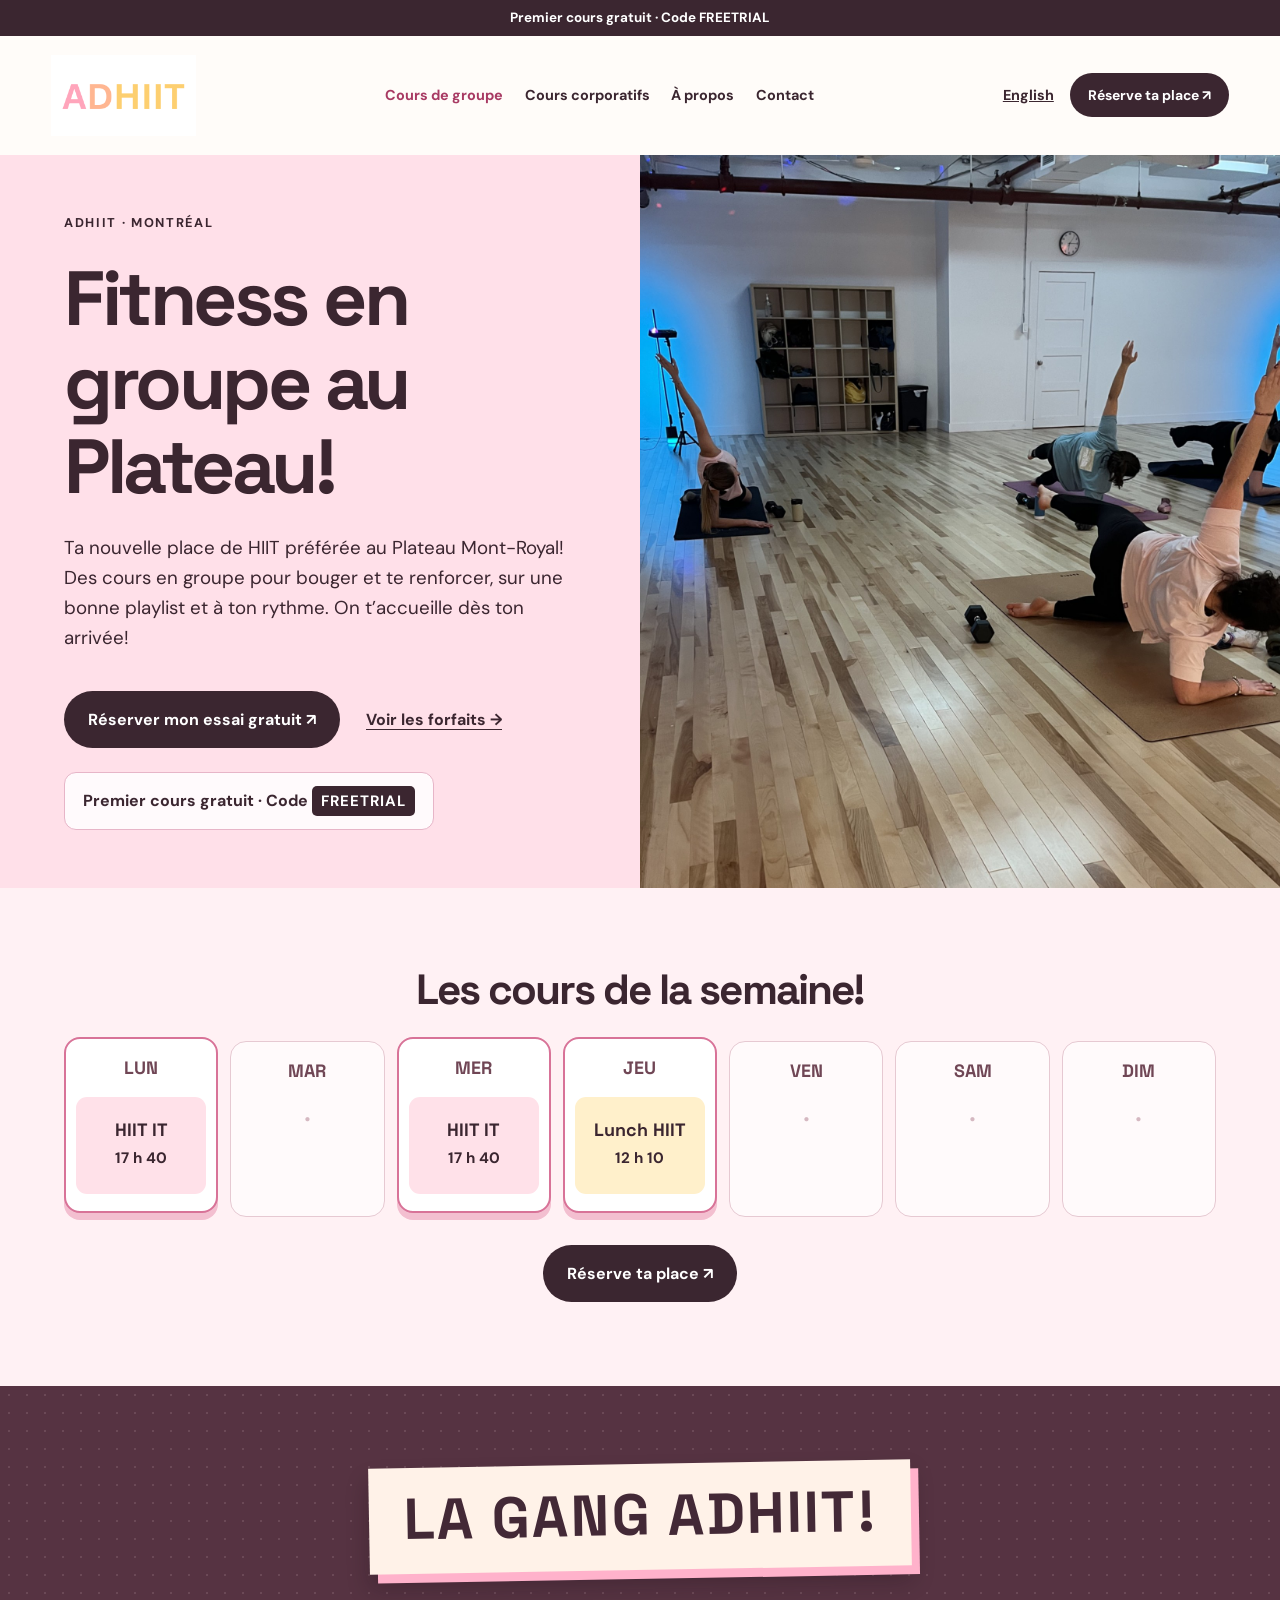
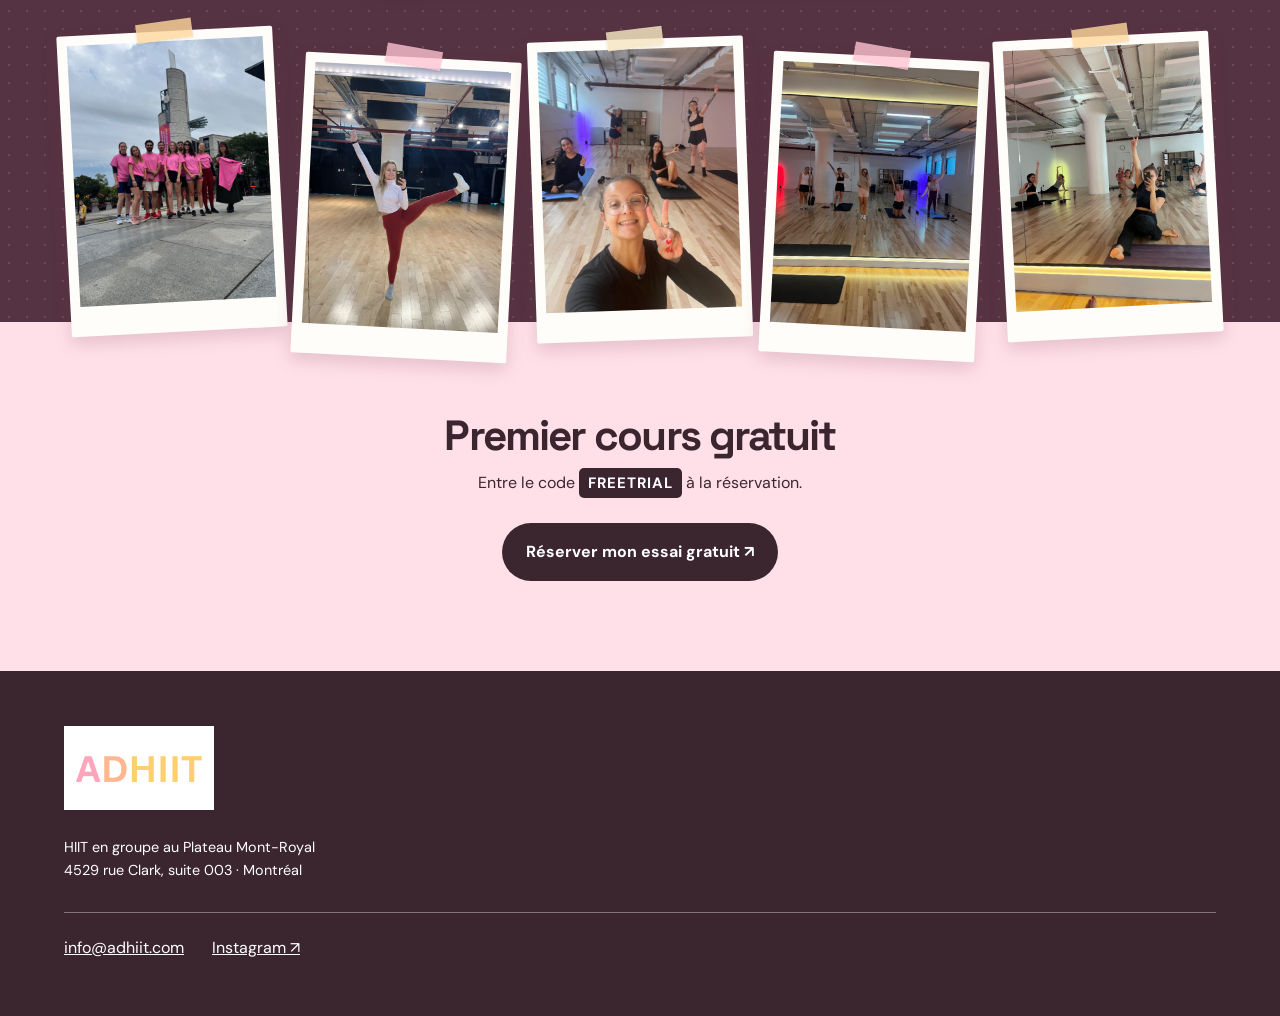
<file: index.html>
<!doctype html><html lang="fr"><head><meta charset="utf-8"><meta name="viewport" content="width=device-width,initial-scale=1"><title>Accueil | ADHIIT · HIIT en groupe au Plateau Mont-Royal</title><meta name="description" content="HIIT en groupe au Plateau Mont-Royal. Premier cours gratuit. Entre le code FREETRIAL à la réservation."><link rel="stylesheet" href="style.css"><link rel="icon" href="data:image/svg+xml,%3Csvg xmlns='http://www.w3.org/2000/svg' viewBox='0 0 64 64'%3E%3Crect width='64' height='64' rx='15' fill='%23ffa3bf'/%3E%3Ctext x='32' y='45' text-anchor='middle' font-family='Arial' font-weight='900' font-size='40' fill='%23362430'%3EA%3C/text%3E%3C/svg%3E"><link rel="alternate" hreflang="en" href="en/index.html"></head><body><div class="banner">Premier cours gratuit · Code FREETRIAL</div><header><a class="logo" href="index.html" aria-label="ADHIIT"><img src="logo.png" alt="ADHIIT"></a><button class="menu-toggle" type="button" aria-expanded="false" aria-controls="site-nav" aria-label="Menu"><span class="menu-icon" aria-hidden="true"><i></i><i></i><i></i></span><span>Menu</span></button><nav id="site-nav" aria-label="Navigation"><a href="index.html" aria-current="page">Cours de groupe</a><a href="corporatif.html">Cours corporatifs</a><a href="a-propos.html">À propos</a><a href="contact.html">Contact</a><a class="menu-account" href="https://adhiit.as.me/" target="_blank" rel="noopener">Mon compte <span class="arrow-glyph arrow-up" aria-hidden="true">↗</span></a><a class="menu-lang" href="en/index.html" lang="en" aria-label="English">English</a></nav><div class="header-right"><a class="lang" href="en/index.html" lang="en" aria-label="English">English</a><a class="head-btn" href="https://adhiit.as.me/" target="_blank" rel="noopener">Réserve ta place <span class="arrow-glyph arrow-up" aria-hidden="true">↗</span></a></div></header><main><section class="hero"><div class="hero-text"><span class="eyebrow">ADHIIT · MONTRÉAL</span><h1>Fitness en groupe au Plateau!</h1><p>Ta nouvelle place de HIIT préférée au Plateau Mont-Royal! Des cours en groupe pour bouger et te renforcer, sur une bonne playlist et à ton rythme. On t’accueille dès ton arrivée!</p><div class="actions"><a class="btn" href="https://adhiit.as.me/" target="_blank" rel="noopener">Réserver mon essai gratuit <span class="arrow-glyph arrow-up" aria-hidden="true">↗</span></a><a class="plain home-hero-pricing" href="https://app.acuityscheduling.com/catalog.php?owner=37245005" target="_blank" rel="noopener">Voir les forfaits →</a></div><div class="trial-callout">Premier cours gratuit · Code <strong>FREETRIAL</strong></div></div><img src="hero-final.jpg" alt="HIIT en groupe au Plateau Mont-Royal"></section><section class="weekly-schedule"><div class="schedule-heading"><h2>Les cours de la semaine!</h2></div><div class="schedule-grid" aria-label="Horaire hebdomadaire"><div class="schedule-day has-class"><span class="day-label">Lun</span><div class="class-card"><span class="class-name">HIIT IT</span><strong>17 h 40</strong></div></div><div class="schedule-day rest-day"><span class="day-label">Mar</span><span class="day-dash" aria-hidden="true">·</span></div><div class="schedule-day has-class"><span class="day-label">Mer</span><div class="class-card"><span class="class-name">HIIT IT</span><strong>17 h 40</strong></div></div><div class="schedule-day has-class"><span class="day-label">Jeu</span><div class="class-card"><span class="class-name">Lunch HIIT</span><strong>12 h 10</strong></div></div><div class="schedule-day rest-day"><span class="day-label">Ven</span><span class="day-dash" aria-hidden="true">·</span></div><div class="schedule-day rest-day"><span class="day-label">Sam</span><span class="day-dash" aria-hidden="true">·</span></div><div class="schedule-day rest-day"><span class="day-label">Dim</span><span class="day-dash" aria-hidden="true">·</span></div></div><a class="btn" href="https://adhiit.as.me/" target="_blank" rel="noopener">Réserve ta place <span class="arrow-glyph arrow-up" aria-hidden="true">↗</span></a></section><section class="photo-board"><div class="board-heading"><h2>LA GANG ADHIIT!</h2></div><div class="board-grid"><figure class="board-photo board-photo-1"><img src="board-1.jpg" alt="Le groupe ADHIIT à Montréal" loading="lazy"></figure><figure class="board-photo board-photo-2"><img src="board-2.jpg" alt="Une coach dans le studio" loading="lazy"></figure><figure class="board-photo board-photo-3"><img src="board-3.jpg" alt="Selfie de groupe après un cours" loading="lazy"></figure><figure class="board-photo board-photo-4"><img src="board-4.jpg" alt="Cours en groupe au studio" loading="lazy"></figure><figure class="board-photo board-photo-5"><img src="board-5.jpg" alt="Membres du groupe sur leurs tapis" loading="lazy"></figure></div></section><section class="home-pricing" aria-labelledby="home-pricing-title"><h2 id="home-pricing-title">Tarifs</h2><div class="home-pricing-list"><div class="home-price"><h3>Premier cours gratuit</h3><strong>0 $</strong><p>Code <b>FREETRIAL</b> à la réservation.</p></div><div class="home-price"><h3>À la carte</h3><ul class="home-pack-list"><li><span>1 cours</span><b>20 $</b></li><li><span>5 cours</span><b>80 $</b></li><li><span>10 cours</span><b>150 $</b></li></ul></div><div class="home-price"><h3>Illimité</h3><strong>85 $ <small>/ mois</small></strong><p>Renouvellement automatique, annulable en tout temps.</p></div></div><p class="home-price-tax">Taxes en sus; montant final indiqué avant le paiement.</p><a class="btn" href="https://app.acuityscheduling.com/catalog.php?owner=37245005" target="_blank" rel="noopener">Abonne-toi <span class="arrow-glyph arrow-up" aria-hidden="true">↗</span></a></section><section class="end"><h2>Premier cours gratuit</h2><p>Entre le code <strong class="code">FREETRIAL</strong> à la réservation.</p><a class="btn" href="https://adhiit.as.me/" target="_blank" rel="noopener">Réserver mon essai gratuit <span class="arrow-glyph arrow-up" aria-hidden="true">↗</span></a></section></main><footer><div><img src="logo.png" alt="ADHIIT"><p>HIIT en groupe au Plateau Mont-Royal<br>4529 rue Clark, suite 003 · Montréal</p></div><div><a href="mailto:info@adhiit.com">info@adhiit.com</a><a href="https://www.instagram.com/adhiit.mtl/" target="_blank" rel="noopener">Instagram ↗</a></div></footer><script src="mobile-menu.js" defer></script></body></html>
</file>
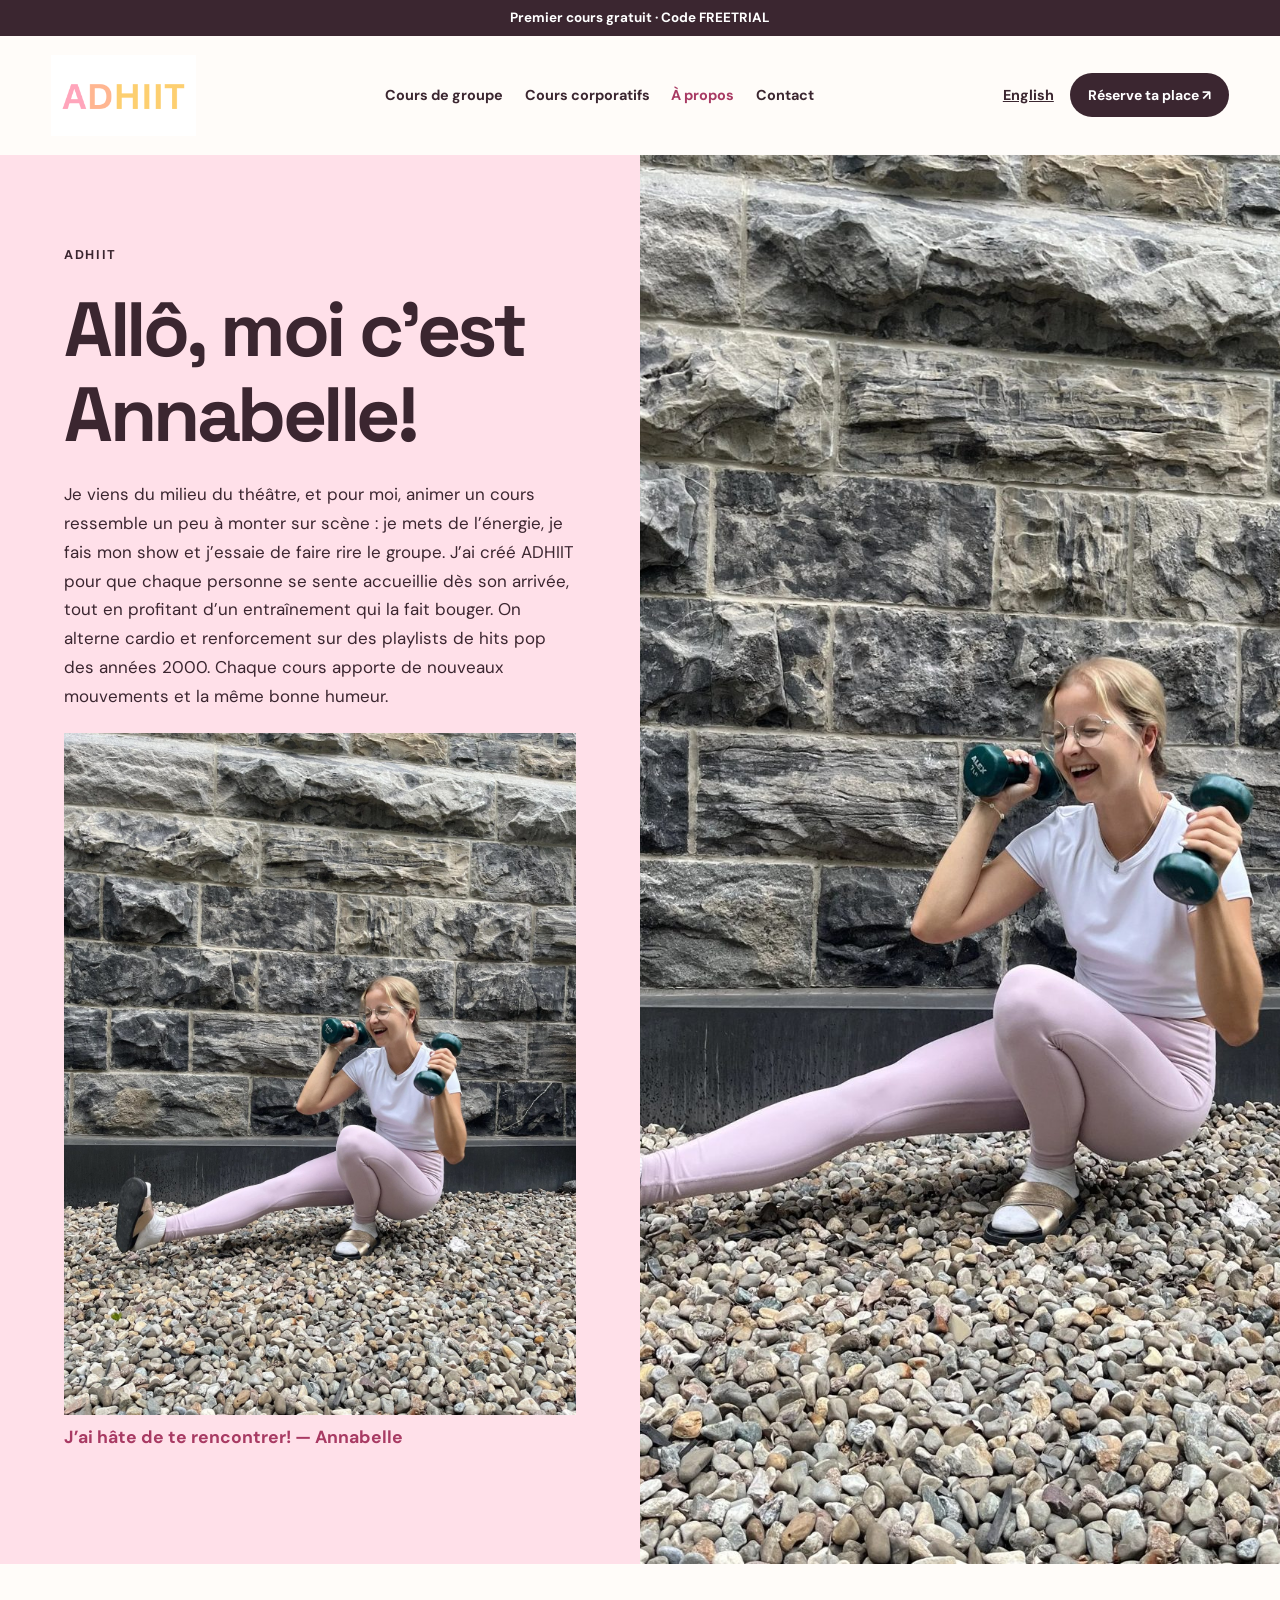
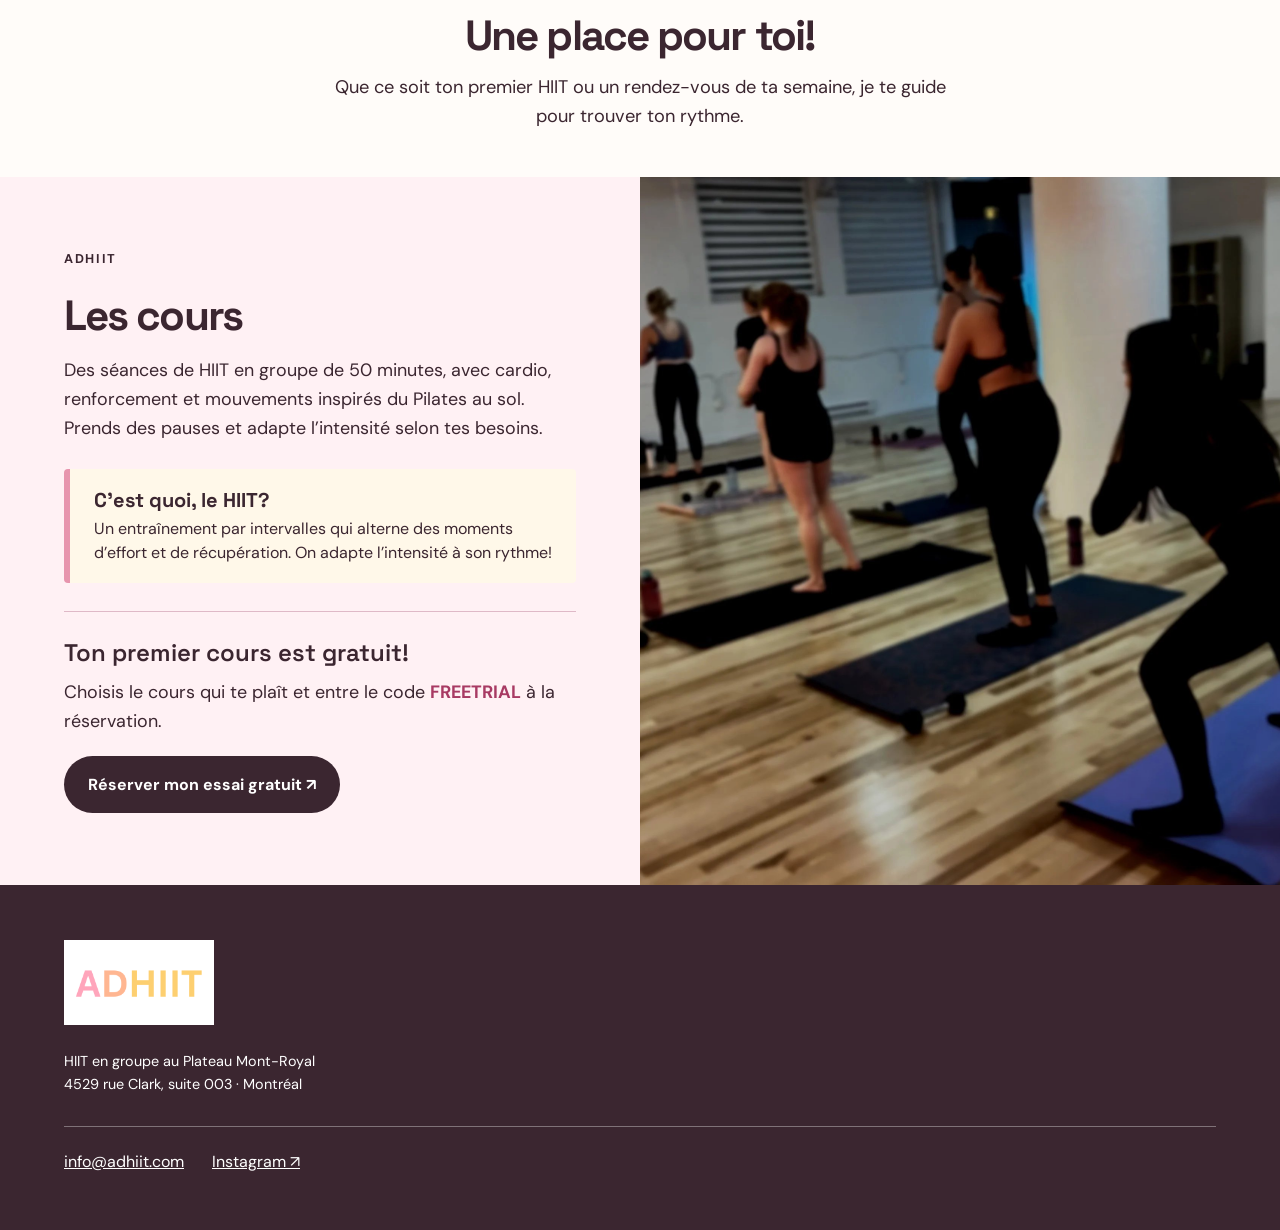
<file: a-propos.html>
<!doctype html><html lang="fr"><head><meta charset="utf-8"><meta name="viewport" content="width=device-width,initial-scale=1"><title>À propos | ADHIIT · HIIT en groupe au Plateau Mont-Royal</title><meta name="description" content="HIIT en groupe au Plateau Mont-Royal. Premier cours gratuit. Entre le code FREETRIAL à la réservation."><link rel="stylesheet" href="style.css"><link rel="icon" href="data:image/svg+xml,%3Csvg xmlns='http://www.w3.org/2000/svg' viewBox='0 0 64 64'%3E%3Crect width='64' height='64' rx='15' fill='%23ffa3bf'/%3E%3Ctext x='32' y='45' text-anchor='middle' font-family='Arial' font-weight='900' font-size='40' fill='%23362430'%3EA%3C/text%3E%3C/svg%3E"><link rel="alternate" hreflang="en" href="en/a-propos.html"></head><body><div class="banner">Premier cours gratuit · Code FREETRIAL</div><header><a class="logo" href="index.html" aria-label="ADHIIT"><img src="logo.png" alt="ADHIIT"></a><button class="menu-toggle" type="button" aria-expanded="false" aria-controls="site-nav" aria-label="Menu"><span class="menu-icon" aria-hidden="true"><i></i><i></i><i></i></span><span>Menu</span></button><nav id="site-nav" aria-label="Navigation"><a href="index.html">Cours de groupe</a><a href="corporatif.html">Cours corporatifs</a><a href="a-propos.html" aria-current="page">À propos</a><a href="contact.html">Contact</a><a class="menu-account" href="https://adhiit.as.me/" target="_blank" rel="noopener">Mon compte <span class="arrow-glyph arrow-up" aria-hidden="true">↗</span></a><a class="menu-lang" href="en/a-propos.html" lang="en" aria-label="English">English</a></nav><div class="header-right"><a class="lang" href="en/a-propos.html" lang="en" aria-label="English">English</a><a class="head-btn" href="https://adhiit.as.me/" target="_blank" rel="noopener">Réserve ta place <span class="arrow-glyph arrow-up" aria-hidden="true">↗</span></a></div></header><main><section class="subhero"><div><span class="eyebrow">ADHIIT</span><h1>Allô, moi c’est Annabelle!</h1><p>Je viens du milieu du théâtre, et pour moi, animer un cours ressemble un peu à monter sur scène : je mets de l’énergie, je fais mon show et j’essaie de faire rire le groupe. J’ai créé ADHIIT pour que chaque personne se sente accueillie dès son arrivée, tout en profitant d’un entraînement qui la fait bouger. On alterne cardio et renforcement sur des playlists de hits pop des années 2000. Chaque cours apporte de nouveaux mouvements et la même bonne humeur.</p><img src="coach.jpg" alt="Annabelle, ADHIIT" class="coach-inline" loading="lazy"><p class="signature">J’ai hâte de te rencontrer! — Annabelle</p></div><img src="coach.jpg" alt="Annabelle, ADHIIT" class="coach"></section><section class="center"><h2>Une place pour toi!</h2><p>Que ce soit ton premier HIIT ou un rendez-vous de ta semaine, je te guide pour trouver ton rythme.</p></section><section id="cours" class="info-classes"><div><span class="eyebrow">ADHIIT</span><h2>Les cours</h2><p>Des séances de HIIT en groupe de 50 minutes, avec cardio, renforcement et mouvements inspirés du Pilates au sol. Prends des pauses et adapte l’intensité selon tes besoins.</p><aside class="hiit-note"><strong>C’est quoi, le HIIT?</strong><span>Un entraînement par intervalles qui alterne des moments d’effort et de récupération. On adapte l’intensité à son rythme!</span></aside><div class="info-class-cta"><h3>Ton premier cours est gratuit!</h3><p>Choisis le cours qui te plaît et entre le code <strong>FREETRIAL</strong> à la réservation.</p><a class="btn" href="https://adhiit.as.me/" target="_blank" rel="noopener">Réserver mon essai gratuit <span class="arrow-glyph arrow-up" aria-hidden="true">↗</span></a></div></div><img src="class.jpg" alt="HIIT en groupe au Plateau Mont-Royal"></section></main><footer><div><img src="logo.png" alt="ADHIIT"><p>HIIT en groupe au Plateau Mont-Royal<br>4529 rue Clark, suite 003 · Montréal</p></div><div><a href="mailto:info@adhiit.com">info@adhiit.com</a><a href="https://www.instagram.com/adhiit.mtl/" target="_blank" rel="noopener">Instagram ↗</a></div></footer><script src="mobile-menu.js" defer></script></body></html>
</file>
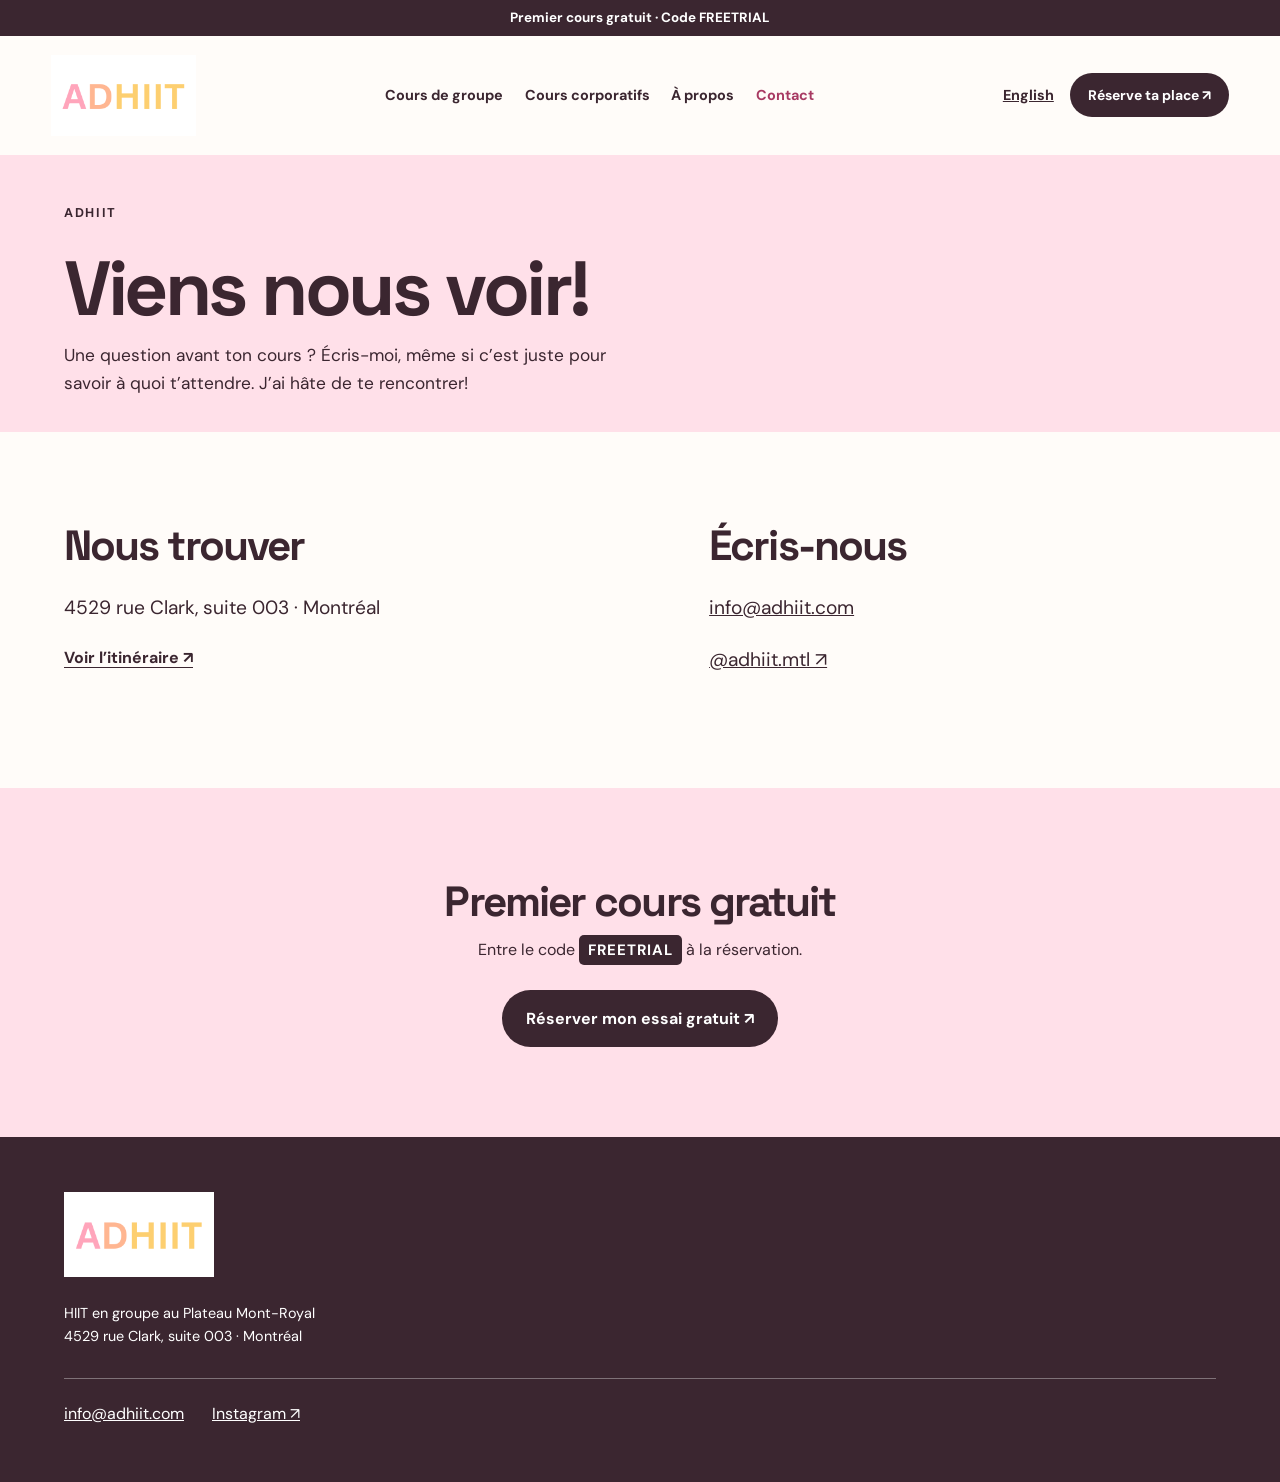
<file: contact.html>
<!doctype html><html lang="fr"><head><meta charset="utf-8"><meta name="viewport" content="width=device-width,initial-scale=1"><title>Contact | ADHIIT · HIIT en groupe au Plateau Mont-Royal</title><meta name="description" content="HIIT en groupe au Plateau Mont-Royal. Premier cours gratuit. Entre le code FREETRIAL à la réservation."><link rel="stylesheet" href="style.css"><link rel="icon" href="data:image/svg+xml,%3Csvg xmlns='http://www.w3.org/2000/svg' viewBox='0 0 64 64'%3E%3Crect width='64' height='64' rx='15' fill='%23ffa3bf'/%3E%3Ctext x='32' y='45' text-anchor='middle' font-family='Arial' font-weight='900' font-size='40' fill='%23362430'%3EA%3C/text%3E%3C/svg%3E"><link rel="alternate" hreflang="en" href="en/contact.html"></head><body><div class="banner">Premier cours gratuit · Code FREETRIAL</div><header><a class="logo" href="index.html" aria-label="ADHIIT"><img src="logo.png" alt="ADHIIT"></a><button class="menu-toggle" type="button" aria-expanded="false" aria-controls="site-nav" aria-label="Menu"><span class="menu-icon" aria-hidden="true"><i></i><i></i><i></i></span><span>Menu</span></button><nav id="site-nav" aria-label="Navigation"><a href="index.html">Cours de groupe</a><a href="corporatif.html">Cours corporatifs</a><a href="a-propos.html">À propos</a><a href="contact.html" aria-current="page">Contact</a><a class="menu-account" href="https://adhiit.as.me/" target="_blank" rel="noopener">Mon compte <span class="arrow-glyph arrow-up" aria-hidden="true">↗</span></a><a class="menu-lang" href="en/contact.html" lang="en" aria-label="English">English</a></nav><div class="header-right"><a class="lang" href="en/contact.html" lang="en" aria-label="English">English</a><a class="head-btn" href="https://adhiit.as.me/" target="_blank" rel="noopener">Réserve ta place <span class="arrow-glyph arrow-up" aria-hidden="true">↗</span></a></div></header><main><section class="title"><span class="eyebrow">ADHIIT</span><h1>Viens nous voir!</h1><p>Une question avant ton cours ? Écris-moi, même si c’est juste pour savoir à quoi t’attendre. J’ai hâte de te rencontrer!</p></section><section class="contact"><div><h2>Nous trouver</h2><p>4529 rue Clark, suite 003 · Montréal</p><a class="plain" href="https://maps.google.com/?q=4529+Rue+Clark+Montreal" target="_blank" rel="noopener">Voir l’itinéraire ↗</a></div><div><h2>Écris-nous</h2><p><a href="mailto:info@adhiit.com">info@adhiit.com</a></p><p><a href="https://www.instagram.com/adhiit.mtl/" target="_blank" rel="noopener">@adhiit.mtl ↗</a></p></div></section><section class="end"><h2>Premier cours gratuit</h2><p>Entre le code <strong class="code">FREETRIAL</strong> à la réservation.</p><a class="btn" href="https://adhiit.as.me/" target="_blank" rel="noopener">Réserver mon essai gratuit <span class="arrow-glyph arrow-up" aria-hidden="true">↗</span></a></section></main><footer><div><img src="logo.png" alt="ADHIIT"><p>HIIT en groupe au Plateau Mont-Royal<br>4529 rue Clark, suite 003 · Montréal</p></div><div><a href="mailto:info@adhiit.com">info@adhiit.com</a><a href="https://www.instagram.com/adhiit.mtl/" target="_blank" rel="noopener">Instagram ↗</a></div></footer><script src="mobile-menu.js" defer></script></body></html>
</file>
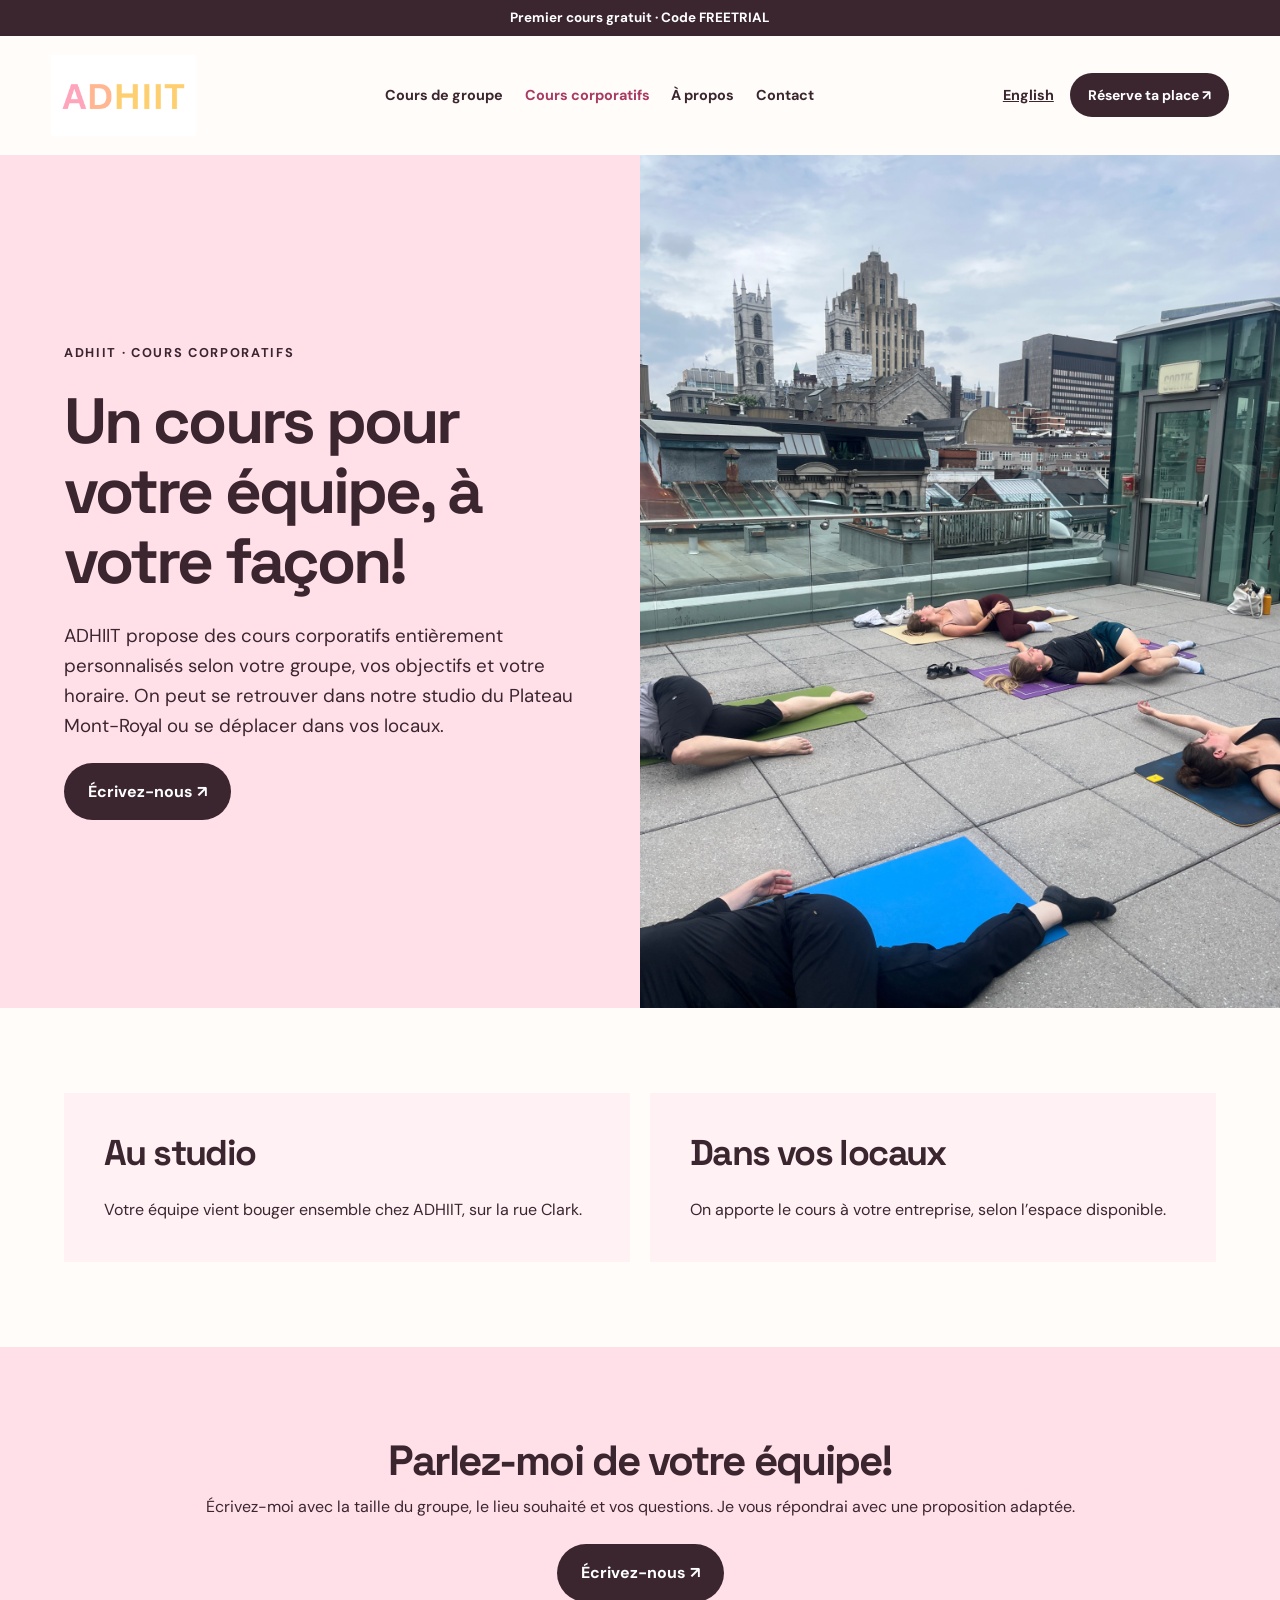
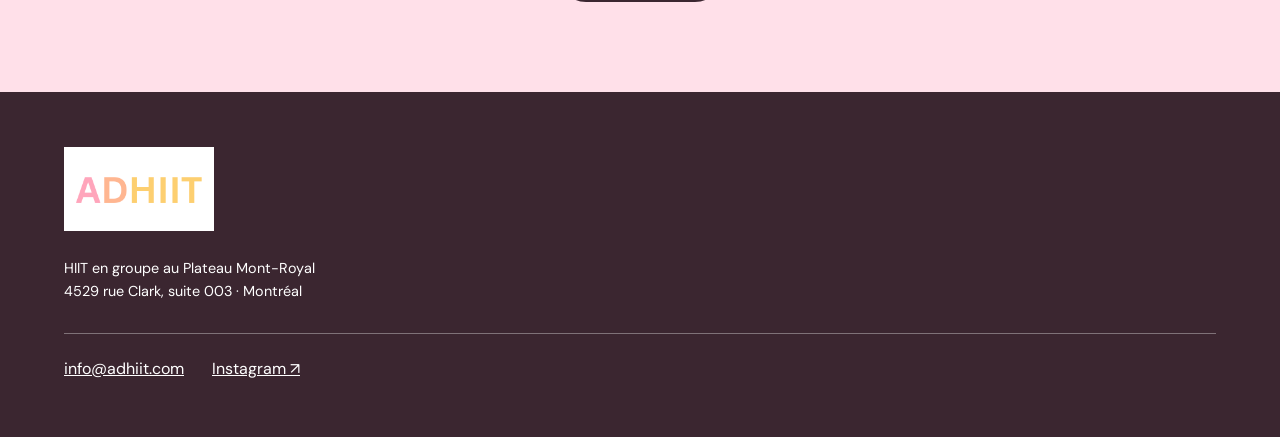
<file: corporatif.html>
<!doctype html><html lang="fr"><head><meta charset="utf-8"><meta name="viewport" content="width=device-width,initial-scale=1"><title>Cours corporatifs | ADHIIT · HIIT en groupe au Plateau Mont-Royal</title><meta name="description" content="HIIT en groupe au Plateau Mont-Royal. Premier cours gratuit. Entre le code FREETRIAL à la réservation."><link rel="stylesheet" href="style.css"><link rel="icon" href="data:image/svg+xml,%3Csvg xmlns='http://www.w3.org/2000/svg' viewBox='0 0 64 64'%3E%3Crect width='64' height='64' rx='15' fill='%23ffa3bf'/%3E%3Ctext x='32' y='45' text-anchor='middle' font-family='Arial' font-weight='900' font-size='40' fill='%23362430'%3EA%3C/text%3E%3C/svg%3E"><link rel="alternate" hreflang="en" href="en/corporatif.html"></head><body><div class="banner">Premier cours gratuit · Code FREETRIAL</div><header><a class="logo" href="index.html" aria-label="ADHIIT"><img src="logo.png" alt="ADHIIT"></a><button class="menu-toggle" type="button" aria-expanded="false" aria-controls="site-nav" aria-label="Menu"><span class="menu-icon" aria-hidden="true"><i></i><i></i><i></i></span><span>Menu</span></button><nav id="site-nav" aria-label="Navigation"><a href="index.html">Cours de groupe</a><a href="corporatif.html" aria-current="page">Cours corporatifs</a><a href="a-propos.html">À propos</a><a href="contact.html">Contact</a><a class="menu-account" href="https://adhiit.as.me/" target="_blank" rel="noopener">Mon compte <span class="arrow-glyph arrow-up" aria-hidden="true">↗</span></a><a class="menu-lang" href="en/corporatif.html" lang="en" aria-label="English">English</a></nav><div class="header-right"><a class="lang" href="en/corporatif.html" lang="en" aria-label="English">English</a><a class="head-btn" href="https://adhiit.as.me/" target="_blank" rel="noopener">Réserve ta place <span class="arrow-glyph arrow-up" aria-hidden="true">↗</span></a></div></header><main><section class="subhero corporate-hero"><div><span class="eyebrow">ADHIIT · Cours corporatifs</span><h1>Un cours pour votre équipe, à votre façon!</h1><p>ADHIIT propose des cours corporatifs entièrement personnalisés selon votre groupe, vos objectifs et votre horaire. On peut se retrouver dans notre studio du Plateau Mont-Royal ou se déplacer dans vos locaux.</p><a class="btn" href="mailto:info@adhiit.com?subject=Demande%20de%20cours%20corporatif%20ADHIIT">Écrivez-nous <span class="arrow-glyph arrow-up" aria-hidden="true">↗</span></a></div><img src="corporate.jpg" alt="Cours corporatifs ADHIIT"></section><section class="corporate-options"><div><h2>Au studio</h2><p>Votre équipe vient bouger ensemble chez ADHIIT, sur la rue Clark.</p></div><div><h2>Dans vos locaux</h2><p>On apporte le cours à votre entreprise, selon l’espace disponible.</p></div></section><section class="end"><h2>Parlez-moi de votre équipe!</h2><p>Écrivez-moi avec la taille du groupe, le lieu souhaité et vos questions. Je vous répondrai avec une proposition adaptée.</p><a class="btn" href="mailto:info@adhiit.com?subject=Demande%20de%20cours%20corporatif%20ADHIIT">Écrivez-nous <span class="arrow-glyph arrow-up" aria-hidden="true">↗</span></a></section></main><footer><div><img src="logo.png" alt="ADHIIT"><p>HIIT en groupe au Plateau Mont-Royal<br>4529 rue Clark, suite 003 · Montréal</p></div><div><a href="mailto:info@adhiit.com">info@adhiit.com</a><a href="https://www.instagram.com/adhiit.mtl/" target="_blank" rel="noopener">Instagram ↗</a></div></footer><script src="mobile-menu.js" defer></script></body></html>
</file>
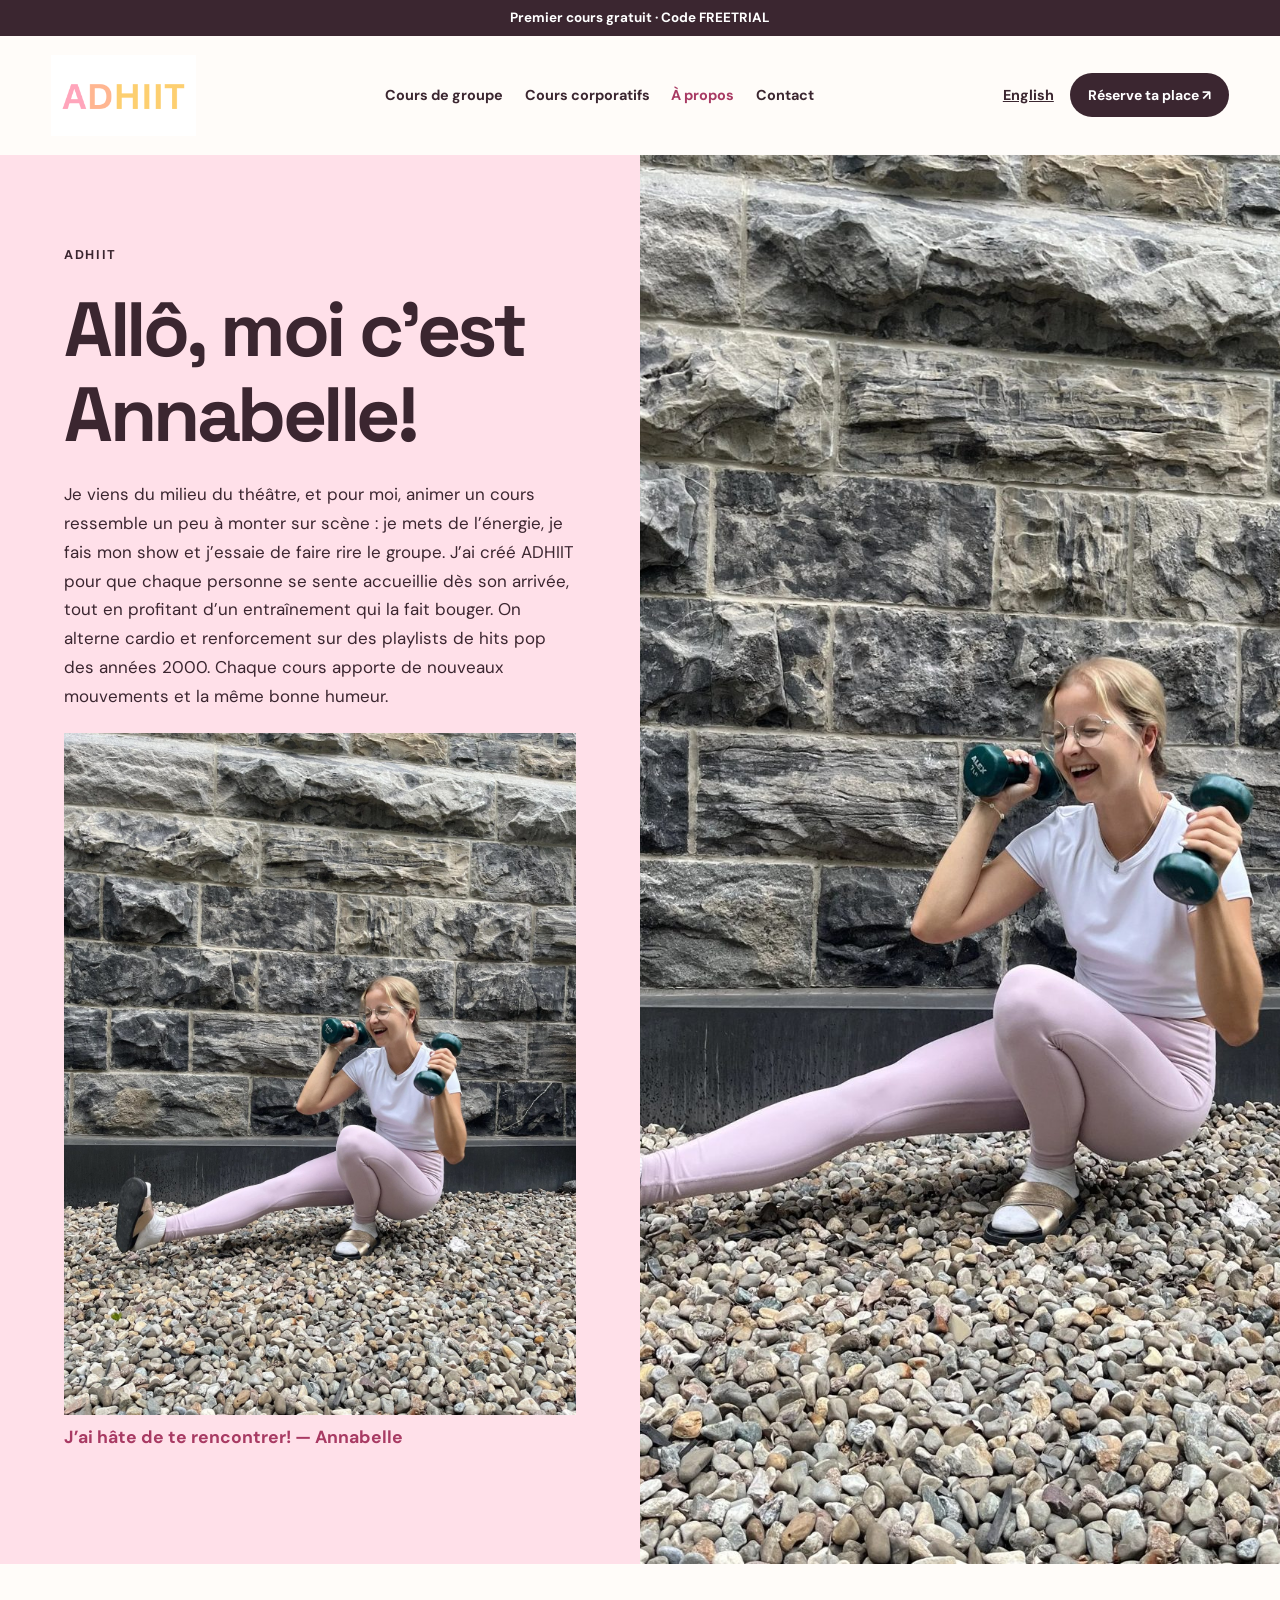
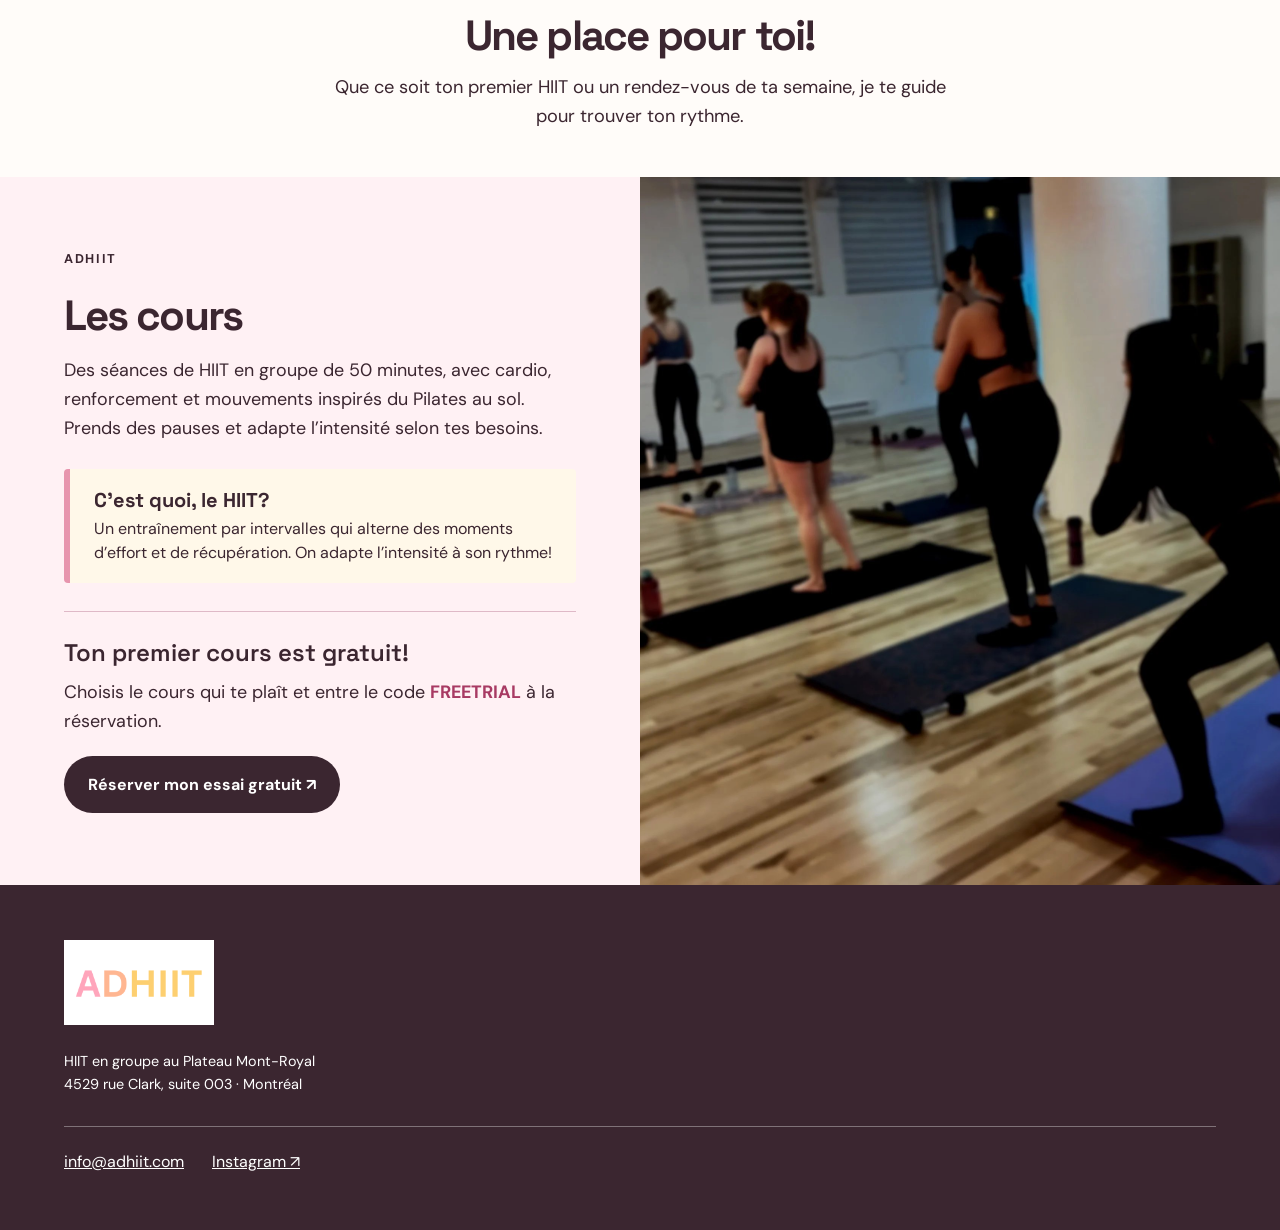
<file: cours.html>
<!doctype html><html lang="fr"><head><meta charset="utf-8"><meta http-equiv="refresh" content="0;url=a-propos.html#cours"><title>ADHIIT</title></head><body><a href="a-propos.html#cours">Info · ADHIIT</a></body></html>
</file>
<file: style.css>
@import url('https://fonts.googleapis.com/css2?family=DM+Sans:wght@400;500;600;700&family=Space+Grotesk:wght@500;600;700&display=swap');
:root{--pink:#ffe0e9;--pink-dark:#d85e8a;--ink:#3b2630;--white:#fffcf9}*{box-sizing:border-box}html{scroll-behavior:smooth}body{margin:0;color:var(--ink);background:var(--white);font:16px/1.6 'DM Sans',sans-serif}h1,h2{font-family:'Space Grotesk',sans-serif;line-height:1.1;letter-spacing:-.045em;margin:0 0 24px}h1{font-size:clamp(3rem,6vw,6.2rem)}h2{font-size:clamp(2rem,3.3vw,3.4rem)}p{margin:0 0 22px}a{color:inherit}a:focus-visible,summary:focus-visible{outline:3px solid var(--pink-dark);outline-offset:4px}.banner{text-align:center;background:var(--ink);color:white;font-size:.84rem;font-weight:700;padding:7px 16px}header{display:flex;align-items:center;justify-content:space-between;gap:30px;padding:19px max(4vw,calc((100vw - 1440px)/2));background:var(--white)}.logo img{width:145px;display:block}nav{display:flex;align-items:center;gap:clamp(12px,1.7vw,30px)}nav a{text-decoration:none;font-size:.9rem;font-weight:700;white-space:nowrap}nav a[aria-current],nav a:hover{color:#a83a63}.header-right{display:flex;gap:16px;align-items:center;white-space:nowrap}.lang{font-weight:700;font-size:.9rem}.head-btn,.btn{background:var(--ink);color:white;border-radius:50px;text-decoration:none;font-weight:700;display:inline-block}.head-btn{padding:11px 18px;font-size:.87rem}.btn{padding:16px 24px}.head-btn:hover,.btn:hover{background:#714153}.plain{font-weight:700;text-underline-offset:4px}.eyebrow{font-size:.8rem;font-weight:700;letter-spacing:.13em;text-transform:uppercase;display:block;margin-bottom:22px}.hero,.subhero{display:grid;grid-template-columns:1fr 1fr;background:var(--pink);min-height:590px}.hero-text,.subhero>div{padding:clamp(65px,7vw,110px) 5vw clamp(65px,7vw,110px) max(5vw,calc((100vw - 1440px)/2));display:flex;flex-direction:column;align-items:flex-start;justify-content:center}.hero p,.subhero p{max-width:520px;font-size:1.17rem}.hero img,.subhero img{width:100%;height:100%;min-height:520px;object-fit:cover;display:block}.subhero .coach{object-position:center 35%}.actions{display:flex;align-items:center;gap:26px;flex-wrap:wrap;margin-top:16px}.split{display:grid;grid-template-columns:1fr 1fr;gap:12%;padding:100px max(5vw,calc((100vw - 1440px)/2))}.split p{font-size:1.35rem;max-width:590px}.light,.center,.title,.price-wrap,.corporate,.faqs,.contact{padding:90px max(5vw,calc((100vw - 1440px)/2))}.light{background:#fff1f4}.light h2{max-width:700px}.steps{display:grid;grid-template-columns:repeat(3,1fr);gap:25px;margin-top:40px}.steps p{padding:25px 0;border-top:1px solid #a78490;font-size:1.12rem}.steps b{display:block;color:#b14871;margin-bottom:18px}.end{text-align:center;background:var(--pink);padding:90px 20px}.end h2{margin-bottom:10px}.end p{margin-bottom:25px}.center{text-align:center}.center p{max-width:620px;margin:0 auto 27px;font-size:1.14rem}.title{background:var(--pink);padding-top:90px;padding-bottom:78px}.title p{font-size:1.2rem;max-width:590px;margin-bottom:0}.price-grid{display:grid;grid-template-columns:repeat(3,1fr);gap:18px}.price{border:1px solid #dfd0d5;padding:32px;min-height:240px}.price.highlight{background:var(--pink);border:0}.price h2{font-size:1.55rem;letter-spacing:-.03em;margin-bottom:30px}.price strong{display:block;font:700 3.2rem/1 'Space Grotesk';letter-spacing:-.05em;margin-bottom:8px}.price span{display:block;margin-bottom:15px}.price p{font-size:.94rem}.price .btn{font-size:.85rem;padding:11px 17px}.price-note{font-size:.88rem;margin:26px 0}.corporate{background:#fff1f4}.faqs{max-width:1100px;margin:auto}.faqs details{border-bottom:1px solid #c7adb7;padding:22px 0}.faqs details:first-child{border-top:1px solid #c7adb7}.faqs summary{font:600 1.25rem/1.4 'Space Grotesk';cursor:pointer}.faqs details p{margin:20px 0 0}.contact{display:grid;grid-template-columns:1fr 1fr;gap:12%}.contact p{font-size:1.2rem}footer{background:var(--ink);color:white;display:flex;justify-content:space-between;gap:40px;padding:55px max(5vw,calc((100vw - 1440px)/2))}footer img{width:150px}footer p{font-size:.9rem;margin:18px 0 0}footer a{display:block;margin-bottom:12px}@media(max-width:1050px){header{flex-wrap:wrap;gap:10px 20px}nav{order:3;width:100%;overflow-x:auto;padding-bottom:6px}.hero,.subhero{min-height:0}.hero-text,.subhero>div{padding:60px 5vw}.hero img,.subhero img{min-height:420px}}@media(max-width:700px){header{padding:16px 20px}.logo img{width:120px}.header-right{gap:12px}.head-btn{padding:9px 12px}.hero,.subhero,.split,.contact{grid-template-columns:1fr}.hero-text,.subhero>div{padding:65px 24px}.hero img,.subhero img{height:350px;min-height:0}.split,.light,.center,.title,.price-wrap,.corporate,.faqs,.contact{padding:65px 24px}.steps,.price-grid{grid-template-columns:1fr}.steps{gap:0}.steps p{margin:0}.price{min-height:0}.contact{gap:42px}footer{padding:50px 24px;flex-direction:column}h1{font-size:clamp(2.9rem,11vw,4.5rem)}}@media(prefers-reduced-motion:reduce){html{scroll-behavior:auto}}
.trial-callout{margin-top:24px;background:#fffafc;border:1px solid #e7b5c8;padding:13px 18px;border-radius:12px;font-weight:700}.trial-callout strong,.code{display:inline-block;background:var(--ink);color:#fff;padding:3px 9px;border-radius:5px;letter-spacing:.07em;font-size:.94em}.subhero>div p{max-width:590px}.subhero:has(.coach)>div p{font-size:1.06rem;line-height:1.7}
.info-classes{display:grid;grid-template-columns:1fr 1fr;background:#fff1f4;align-items:stretch}.info-classes>div{padding:90px 5vw 90px max(5vw,calc((100vw - 1440px)/2))}.info-classes p{max-width:590px;font-size:1.12rem}.info-classes h3{font:600 1.5rem/1.25 'Space Grotesk',sans-serif;margin:32px 0 12px}.info-classes img{width:100%;height:100%;min-height:500px;object-fit:cover}@media(max-width:700px){.info-classes{grid-template-columns:1fr}.info-classes>div{padding:65px 24px}.info-classes img{height:350px;min-height:0}}
.info-classes{display:grid;grid-template-columns:1fr 1fr;background:#fff1f4;align-items:stretch}.info-classes>div{padding:90px 5vw 90px max(5vw,calc((100vw - 1440px)/2))}.info-classes p{max-width:590px;font-size:1.12rem}.info-classes h3{font:600 1.5rem/1.25 'Space Grotesk',sans-serif;margin:32px 0 12px}.info-classes img{width:100%;height:100%;min-height:500px;object-fit:cover}@media(max-width:700px){.info-classes{grid-template-columns:1fr}.info-classes>div{padding:65px 24px}.info-classes img{height:350px;min-height:0}}
.signature{font-weight:700;color:#a83a63;font-size:1.1rem!important;margin-top:8px}.hero img{object-position:center 40%}
/* A clearer path from first visit to first class. */
.light .steps{gap:16px;margin-top:34px}.light .steps p{background:#fff;min-height:175px;padding:30px 26px;border:1px solid #e8c7d4;border-radius:14px;box-shadow:0 5px 0 #f4cfdd;font-weight:600}.light .steps b{font:700 2.5rem/1 'Space Grotesk',sans-serif;color:#a83a63;margin-bottom:25px}.corporate-hero h1{font-size:clamp(2.8rem,5vw,5.6rem)}.corporate-options{display:grid;grid-template-columns:1fr 1fr;gap:20px;padding:85px max(5vw,calc((100vw - 1440px)/2))}.corporate-options>div{background:#fff1f4;padding:40px}.corporate-options h2{font-size:clamp(1.8rem,2.8vw,2.8rem)}.corporate-options p{max-width:480px;margin-bottom:0}@media(max-width:700px){.light .steps{gap:15px}.light .steps p{min-height:0}.corporate-options{grid-template-columns:1fr;padding:65px 24px}.corporate-options>div{padding:30px}}
/* Shorter homepage hero; keep the people in the upper part of the portrait visible. */
.hero{min-height:500px}.hero .hero-text{padding-top:58px;padding-bottom:58px}.hero img{min-height:450px;object-position:center 20%}@media(max-width:1050px){.hero img{min-height:410px}}@media(max-width:700px){.hero .hero-text{padding-top:50px;padding-bottom:48px}.hero img{height:320px;min-height:0;object-position:center 20%}}
.pricing-layout{max-width:1180px;margin:auto;padding:70px 30px 90px}.pricing-area{border:1px solid #e8cad4;background:#fff;border-radius:16px;padding:36px;margin-bottom:18px}.pricing-area h2{font-size:clamp(2rem,3vw,3rem);margin-bottom:12px}.pricing-area .eyebrow{color:#a83a63;margin-bottom:12px}.pricing-area.trial,.pricing-area.unlimited{display:flex;align-items:center;justify-content:space-between;gap:36px}.pricing-area.trial{background:#fff1f4}.pricing-area.unlimited{background:#fff7e7}.pricing-area .area-action{display:flex;flex-direction:column;align-items:flex-start;gap:18px;min-width:225px}.pricing-area .area-action>strong{font:700 clamp(2.8rem,4vw,4rem)/1 'Space Grotesk',sans-serif;letter-spacing:-.05em}.pricing-area small{font:600 .96rem/1.3 'DM Sans',sans-serif;letter-spacing:0;white-space:nowrap}.price-row{border-top:1px solid #e8cad4;padding:20px 0;display:flex;align-items:center;justify-content:space-between;gap:20px;font-size:1.2rem}.price-row strong{font:700 1.7rem 'Space Grotesk',sans-serif;white-space:nowrap}.price-row small{font-size:.85rem}.pricing-area:not(.trial):not(.unlimited)>.btn{margin-top:15px}.pricing-layout>.price-note{margin:25px 4px 0}@media(max-width:700px){.pricing-layout{padding:55px 20px 70px}.pricing-area{padding:26px}.pricing-area.trial,.pricing-area.unlimited{display:block}.pricing-area .area-action{margin-top:26px}.price-row strong{font-size:1.4rem}}
/* Pricing actions read from the left edge in each area. */
.pricing-area.trial,.pricing-area.unlimited{display:block}.pricing-area .area-action{margin-top:25px;align-items:flex-start}.pricing-area .area-header h2{margin-bottom:25px}.pricing-area:not(.trial):not(.unlimited)>.btn{margin-top:18px}
/* Contact links finish the footer. */
footer{display:flex;flex-direction:column;gap:30px}footer>div:last-child{border-top:1px solid rgba(255,255,255,.35);padding-top:22px;display:flex;gap:28px;flex-wrap:wrap}footer>div:last-child a{margin:0}
/* A relaxed photo board with varied moments from the studio. */
.photo-board{padding:78px max(5vw,calc((100vw - 1440px)/2)) 95px;background:#e9d0aa;background-image:repeating-linear-gradient(35deg,rgba(255,255,255,.07) 0 2px,transparent 2px 12px)}.board-heading{text-align:center}.board-heading h2{margin-bottom:38px}.board-grid{display:grid;grid-template-columns:repeat(5,minmax(0,1fr));gap:18px;align-items:start}.board-photo{margin:0;background:#fffdf9;padding:10px 10px 30px;box-shadow:0 8px 18px rgba(55,35,39,.2);transform:rotate(-3deg)}.board-photo:nth-child(2){transform:rotate(3deg);margin-top:26px}.board-photo:nth-child(3){transform:rotate(-2deg);margin-top:8px}.board-photo:nth-child(4){transform:rotate(3deg);margin-top:25px}.board-photo:nth-child(5){transform:rotate(-3deg);margin-top:5px}.board-photo img{display:block;width:100%;aspect-ratio:3/4;object-fit:cover}.board-photo-1 img{object-position:center 42%}.board-photo-2 img{object-position:center 40%}
/* Place every pricing decision at the right edge of its area. */
.pricing-area.trial,.pricing-area.unlimited{display:flex;align-items:center;justify-content:space-between}.pricing-area .area-action{align-items:flex-end;text-align:right;margin-top:0}.pricing-area:not(.trial):not(.unlimited)>.btn{display:table;margin:18px 0 0 auto}@media(max-width:900px){.board-grid{grid-template-columns:repeat(3,minmax(0,1fr));row-gap:25px}}@media(max-width:700px){.photo-board{padding:65px 24px 75px}.board-grid{grid-template-columns:repeat(2,minmax(0,1fr));gap:14px}.board-photo{padding:7px 7px 20px}.board-photo:nth-child(n){margin-top:0}.board-photo:nth-child(2n){margin-top:20px}.pricing-area.trial,.pricing-area.unlimited{display:block}.pricing-area .area-action{align-items:flex-end;margin-top:26px}.pricing-area:not(.trial):not(.unlimited)>.btn{margin-left:auto}}
/* ADHIIT pastel scrapbook palette. */
.photo-board{background:#ffdfe9;background-image:repeating-linear-gradient(35deg,rgba(255,255,255,.18) 0 2px,transparent 2px 14px)}.board-heading{margin-bottom:44px}.board-heading h2{display:inline-block;background:#fffaf3;color:#a63e6b;font:700 clamp(3.5rem,7vw,6rem)/1 'Caveat',cursive;letter-spacing:-.025em;padding:16px 48px 20px;margin:0;transform:rotate(-2deg);box-shadow:8px 9px 0 #ffd275,0 14px 22px rgba(75,35,50,.12)}.board-photo{box-shadow:0 7px 17px rgba(110,55,75,.19)}.hiit-note{background:#fff8e7;border-left:5px solid #eaa0b8;border-radius:10px;padding:20px 24px;margin:30px 0 18px;max-width:560px;box-shadow:3px 4px 0 #f8d6df}.hiit-note strong{display:block;font:700 1.25rem 'Space Grotesk',sans-serif;margin-bottom:6px}.hiit-note span{display:block;line-height:1.5}@media(max-width:700px){.board-heading h2{padding:12px 25px 15px}.board-heading{margin-bottom:36px}}
@media(min-width:900px){.hiit-note{width:min(48%,290px);float:right;margin:2px 0 25px 24px;transform:rotate(2deg)}.info-classes h3{clear:both}}

/* Darker photo board and a clean uppercase title. */
.photo-board{background:#563342;background-image:repeating-linear-gradient(35deg,rgba(255,255,255,.035) 0 2px,transparent 2px 14px)}.board-heading .eyebrow{color:#fff4ef}.board-heading h2{font:700 clamp(2.3rem,4.5vw,4.4rem)/1.08 'Space Grotesk',sans-serif;letter-spacing:.035em;text-transform:uppercase;color:#432936;background:#fff2e8;transform:rotate(-1deg);padding:20px 35px 24px;box-shadow:8px 9px 0 #ffb2cb,0 14px 22px rgba(22,10,18,.27)}
/* Wide note aligned with the class copy. */
.hiit-note{float:none;width:100%;max-width:590px;margin:28px 0 32px;transform:none;border-radius:4px;border-left:6px solid #e795ad;background:#fff8e9;box-shadow:none;padding:18px 24px}.hiit-note strong{margin-bottom:4px}@media(min-width:900px){.hiit-note{float:none;width:100%;max-width:590px;margin:28px 0 32px;transform:none}}
/* A few personal scrapbook details around real studio moments. */
.photo-board{background-color:#563342;background-image:radial-gradient(rgba(255,230,235,.12) 1px,transparent 1px);background-size:18px 18px}.board-heading{margin-bottom:34px}.board-note{display:table;margin:22px auto 0;padding:8px 16px;color:#4c3040;background:#fff7ef;box-shadow:3px 4px 0 #eeb5c6;font:600 clamp(1.1rem,2vw,1.5rem)/1.3 'Caveat',cursive;transform:rotate(1deg)}.board-photo{position:relative;border-radius:2px}.board-photo:before{content:'';position:absolute;width:56px;height:19px;background:rgba(255,216,157,.8);top:-10px;left:calc(50% - 28px);transform:rotate(-5deg);box-shadow:0 1px 3px rgba(30,15,20,.1);z-index:1}.board-photo:nth-child(even):before{transform:rotate(7deg);background:rgba(255,196,211,.78)}.board-photo:nth-child(3):before{background:rgba(246,231,194,.82)}
/* Let the photo prints spill gently into the next section. */
.photo-board{padding-bottom:28px}.board-grid{position:relative;z-index:2;transform:translateY(64px);margin-top:-38px}.photo-board + .end{padding-top:120px}@media(max-width:700px){.photo-board{padding-bottom:20px}.board-grid{transform:translateY(42px);margin-top:-20px}.photo-board + .end{padding-top:90px}}
.board-photo:before{display:none}
.board-photo:before{display:block}
/* Keep the short welcome message compact on Info. */
.subhero + .center{padding-top:48px;padding-bottom:46px}.subhero + .center h2{margin-bottom:14px}.subhero + .center p{margin-bottom:0}@media(max-width:700px){.subhero + .center{padding-top:38px;padding-bottom:38px}}
/* Pricing choices flow from top to bottom, with actions kept on the right. */
.pricing-area.trial,.pricing-area.unlimited{display:block}.pricing-area .area-action{margin-top:20px;align-items:flex-end}.pricing-area.trial p,.pricing-area.unlimited p{margin-bottom:0}
/* A seven day studio calendar with the three class days in focus. */
.weekly-schedule{padding:78px max(5vw,calc((100vw - 1440px)/2)) 84px;background:#fff1f4}.schedule-heading{display:flex;justify-content:space-between;align-items:end;gap:20px;margin-bottom:28px}.schedule-heading h2{margin:0}.schedule-heading p{margin:0;font-size:1.1rem}.schedule-grid{display:grid;grid-template-columns:repeat(7,minmax(0,1fr));gap:12px;margin-bottom:28px}.schedule-day{min-height:176px;border-radius:16px;background:rgba(255,255,255,.64);border:1px solid #e6c9d2;padding:17px 10px;text-align:center;display:flex;flex-direction:column;align-items:stretch;gap:18px}.schedule-day.has-class{background:#fff;border:2px solid #d87398;box-shadow:0 7px 0 #f3bfd0;transform:translateY(-4px)}.day-label{font:700 1.12rem 'Space Grotesk',sans-serif;text-transform:uppercase;color:#704655}.class-card{flex:1;border-radius:11px;background:#ffe1e9;padding:15px 8px;display:flex;flex-direction:column;justify-content:center;gap:6px}.schedule-day:nth-child(4) .class-card{background:#fff0cb}.class-name{font:700 clamp(.95rem,1.4vw,1.22rem)/1.15 'Space Grotesk',sans-serif}.class-card strong{font-size:.95rem;white-space:nowrap}.day-dash{font-size:2.3rem;line-height:1;color:#d5b8c1}.weekly-schedule>.btn{display:table;margin-left:auto}@media(max-width:900px){.schedule-grid{grid-template-columns:repeat(4,minmax(0,1fr))}.schedule-day{min-height:150px}}@media(max-width:700px){.weekly-schedule{padding:58px 20px 66px}.schedule-heading{display:block}.schedule-heading h2{margin-bottom:10px}.schedule-grid{grid-template-columns:repeat(2,minmax(0,1fr));gap:12px}.schedule-day{min-height:118px;padding:12px}.schedule-day.has-class{min-height:148px}.class-name{font-size:1.05rem}}
/* Three pricing columns visible together on wider screens. */
@media(min-width:900px){.pricing-layout{max-width:1440px;display:grid;grid-template-columns:repeat(3,minmax(0,1fr));gap:18px;align-items:stretch;padding-top:34px;padding-bottom:56px}.pricing-area{margin:0;min-width:0;padding:27px 25px;display:flex!important;flex-direction:column;justify-content:flex-start}.pricing-area h2{font-size:clamp(1.8rem,2.35vw,2.65rem);margin-bottom:13px}.pricing-area .area-action{margin-top:auto;padding-top:23px;align-items:flex-end;min-width:0;width:100%;gap:13px}.pricing-area:not(.trial):not(.unlimited)>.btn{margin:auto 0 0 auto}.pricing-area .price-row{padding:15px 0;gap:8px}.pricing-area .price-row strong{font-size:1.45rem}.pricing-layout>.price-note{grid-column:1/-1;margin:0 4px}.title{padding-top:48px;padding-bottom:35px}.title h1{margin-bottom:12px}.title p{font-size:1.08rem}}
@media(min-width:900px) and (max-width:1050px){.pricing-area{padding:23px 18px}.pricing-area .btn{padding:13px 16px;font-size:.87rem}.pricing-area small{font-size:.8rem}}
/* Clear class overview: description, short definition, then one booking action. */
.schedule-heading{justify-content:center;text-align:center}.weekly-schedule>.btn{margin-left:auto;margin-right:auto}.info-classes>div{padding-top:72px;padding-bottom:72px}.info-classes h2{margin-bottom:18px}.info-classes>div>p{margin-bottom:0}.info-classes .hiit-note{margin:27px 0 0;max-width:none}.info-class-cta{margin-top:28px;padding-top:26px;border-top:1px solid #dfb9c7}.info-class-cta h3{margin:0 0 10px}.info-class-cta p{margin-bottom:20px}.info-class-cta strong{color:#a83a63}@media(max-width:700px){.info-classes>div{padding-top:55px;padding-bottom:55px}}

/* Phone layout: the desktop rules above remain intact. */
.menu-toggle{display:none}
@media (max-width:700px){
  html{scroll-padding-top:1rem}
  body{overflow-x:clip}
  header{position:relative;display:grid;grid-template-columns:auto 1fr auto;align-items:center;gap:8px 10px;padding:12px 18px;z-index:10}
  .logo{grid-column:1;grid-row:1}.logo img{width:108px;max-width:100%}
  .header-right{grid-column:2;grid-row:1;justify-self:end;gap:8px;min-width:0}
  .header-right .lang{font-size:.82rem;min-height:44px;display:inline-flex;align-items:center}
  .head-btn{display:inline-flex;align-items:center;justify-content:center;min-height:44px;padding:7px 11px;font-size:.76rem;text-align:center;line-height:1.15;white-space:normal;max-width:112px}
  .menu-toggle{grid-column:3;grid-row:1;display:flex;flex-direction:column;align-items:center;justify-content:center;gap:3px;min-width:46px;min-height:48px;padding:4px;border:1px solid #d8b9c5;background:#fff1f4;border-radius:10px;color:var(--ink);font:700 .7rem/1 'DM Sans',sans-serif;cursor:pointer}
  .menu-icon{display:grid;gap:3px}.menu-icon i{display:block;width:19px;height:2px;background:currentColor;border-radius:2px}
  .menu-toggle:focus-visible{outline:3px solid var(--pink-dark);outline-offset:3px}
  header nav{display:none;position:absolute;top:100%;left:0;right:0;width:auto;max-height:calc(100dvh - 90px);overflow-y:auto;overscroll-behavior:contain;z-index:20;background:var(--white);padding:10px 18px 16px;box-shadow:0 12px 20px #3b263026;border-top:1px solid #eed6df}
  header nav.is-open{display:flex;flex-direction:column;align-items:stretch;gap:0}
  header nav a{white-space:normal;font-size:1rem;min-height:48px;display:flex;align-items:center;padding:9px 12px;border-bottom:1px solid #f0e0e5}
  header nav a[aria-current]{background:#fff1f4;border-radius:8px}
  .banner{line-height:1.3;padding:8px 12px}
  h1{font-size:clamp(2.55rem,10.5vw,4.2rem);overflow-wrap:break-word}h2{font-size:clamp(1.9rem,8vw,3rem)}
  .hero .hero-text,.subhero>div{padding:44px 20px 38px}.hero p,.subhero p{font-size:1.05rem;line-height:1.55}
  .hero img{height:clamp(245px,78vw,360px);object-position:center 20%}.subhero img{height:clamp(245px,78vw,360px)}
  .actions{gap:14px 20px}.btn{min-height:48px;display:inline-flex;align-items:center;justify-content:center;text-align:center;line-height:1.3;padding:12px 18px;max-width:100%;white-space:normal}
  .plain{display:inline-flex;align-items:center;min-height:44px}
  .split,.light,.center,.title,.price-wrap,.corporate,.faqs,.contact,.corporate-options,.photo-board,.weekly-schedule{padding-left:20px;padding-right:20px}
  .split,.light,.center,.title,.corporate,.faqs,.contact{padding-top:52px;padding-bottom:52px}
  .split{gap:18px}.split p,.contact p{font-size:1.08rem}.steps p{font-size:1rem}
  .info-classes>div{padding:48px 20px}.info-classes p{font-size:1.05rem}.info-classes img{height:300px}
  .weekly-schedule{padding-top:52px;padding-bottom:56px}.schedule-grid{grid-template-columns:repeat(2,minmax(0,1fr));gap:12px}.schedule-day{min-width:0;min-height:100px;padding:12px;gap:8px}.schedule-day.has-class{min-height:145px;transform:none}.class-card{padding:10px 6px}.class-card strong{white-space:normal;line-height:1.2}.day-label{font-size:1rem}
  .photo-board{padding-top:56px}.board-heading h2{font-size:clamp(1.7rem,7vw,2.5rem);padding:15px 18px 17px}.board-grid{gap:12px}.board-photo{min-width:0}.board-photo img{height:auto}.board-photo:last-child{grid-column:1/-1;width:min(55%,210px);justify-self:center}
  .pricing-layout{padding:36px 20px 55px}.pricing-area{padding:22px 20px;margin-bottom:14px;min-width:0}.pricing-area h2{font-size:clamp(1.75rem,7vw,2.3rem)}.pricing-area .area-action{min-width:0;width:100%;align-items:flex-start;text-align:left;gap:12px}.pricing-area .area-action>strong{font-size:2.6rem}.pricing-area small{white-space:normal}.pricing-area .price-row{font-size:1rem;gap:8px}.price-row strong{font-size:1.3rem;white-space:normal;text-align:right;line-height:1.2}.pricing-area:not(.trial):not(.unlimited)>.btn{margin:20px 0 0}
  .corporate-options>div{padding:24px}.faqs summary{font-size:1.1rem;min-height:44px;display:list-item}.faqs details{padding:16px 0}
  footer{padding:44px 20px;gap:24px}footer>div:last-child{gap:8px 22px}footer a{min-height:44px;display:inline-flex;align-items:center;overflow-wrap:anywhere}
  img{max-width:100%}
}
@media (max-width:370px){header{padding-inline:12px;gap:6px}.logo img{width:92px}.header-right{gap:4px}.header-right .lang{font-size:.75rem}.head-btn{max-width:92px;font-size:.7rem;padding:6px}.menu-toggle{min-width:42px}.pricing-area{padding:20px 16px}}
@media (prefers-reduced-motion:reduce){*,*:before,*:after{scroll-behavior:auto!important}}

/* Mobile refinements requested after preview. */
.menu-lang,.coach-inline{display:none}
@media(max-width:700px){
  .header-right .lang{display:none}
  header nav .menu-lang{display:flex;margin-top:8px;border-top:1px solid #dcc2cc;border-bottom:0;color:#a83a63}
  .banner{white-space:nowrap;font-size:clamp(.68rem,3vw,.84rem);padding-inline:8px}
  .hero .trial-callout{white-space:nowrap;font-size:clamp(.73rem,3.45vw,.95rem);padding:11px 10px;letter-spacing:-.015em}
  .subhero .coach{display:none}
  .subhero .coach-inline{display:block;width:100%;height:clamp(250px,85vw,380px);object-fit:cover;object-position:center 26%;margin:4px 0 20px;border-radius:12px}
  .subhero:has(.coach-inline)>div{padding-bottom:42px}
  .subhero .signature{margin:0}
}

/* Mobile menu booking action and compact Info introduction. */
.menu-book{display:none}
@media(max-width:700px){
  .header-right .head-btn{display:none}
  header{grid-template-columns:auto 1fr auto}
  .menu-toggle{grid-column:3}
  header nav .menu-book{display:flex;justify-content:center;margin:12px 0 4px;min-height:48px;border:0;border-radius:50px;background:var(--ink);color:#fff;text-align:center}
  header nav .menu-book:hover{background:#714153;color:#fff}
  .subhero:has(.coach-inline)>div>p:not(.signature){font-size:.901rem;line-height:1.7}
}

/* Compact pricing overview appears on the phone homepage only. */
.home-pricing{display:none}
@media(max-width:700px){
  .home-hero-pricing{display:none}
  .home-pricing{display:block;background:#fff7f9;padding:48px 20px 45px;text-align:center}
  .home-pricing h2{margin-bottom:23px}
  .home-pricing-list{display:grid;gap:10px;text-align:left}
  .home-price{background:#fff;border:1px solid #e8cad4;border-radius:12px;padding:16px 18px}
  .home-price:first-child{background:#fff1f4}.home-price:last-child{background:#fff7e7}
  .home-price h3{font:700 1.2rem/1.2 'Space Grotesk',sans-serif;margin:0 0 6px}
  .home-price>strong{font:700 1.75rem/1.1 'Space Grotesk',sans-serif}.home-price strong small{font-size:.85rem}
  .home-price p{font-size:.92rem;line-height:1.45;margin:6px 0 0}
  .home-price-tax{font-size:.8rem;line-height:1.45;margin:15px 0}
  .home-pricing .btn{width:100%;max-width:400px}
  .photo-board + .home-pricing{padding-top:72px}
}

/* Clear three-row à la carte comparison on mobile. */
@media(max-width:700px){
  .home-pack-list{list-style:none;margin:9px 0 0;padding:0}
  .home-pack-list li{display:flex;justify-content:space-between;gap:14px;align-items:baseline;padding:7px 0;font-size:.97rem;line-height:1.3;border-top:1px solid #eedde3}
  .home-pack-list li:first-child{border-top:0}
  .home-pack-list b{font:700 1.12rem 'Space Grotesk',sans-serif;white-space:nowrap}
}

/* On phones, draw button arrows as small monochrome line icons. Desktop retains its original glyphs. */
@media(max-width:700px){
  .btn .arrow-glyph,header nav .menu-book .arrow-glyph{display:none}
  .btn:has(.arrow-glyph)::after,header nav .menu-book:has(.arrow-glyph)::after{content:"";display:inline-block;flex:none;width:14px;height:14px;margin-left:7px;background:currentColor;vertical-align:middle;mask-repeat:no-repeat;mask-size:contain;mask-position:center}
  .btn:has(.arrow-up)::after,header nav .menu-book:has(.arrow-up)::after{mask-image:url("data:image/svg+xml,%3Csvg xmlns='http://www.w3.org/2000/svg' viewBox='0 0 16 16'%3E%3Cpath d='M3.5 12.5 12 4M5.5 4H12v6.5' fill='none' stroke='black' stroke-width='1.5' stroke-linecap='round' stroke-linejoin='round'/%3E%3C/svg%3E")}
  .btn:has(.arrow-right)::after,header nav .menu-book:has(.arrow-right)::after{mask-image:url("data:image/svg+xml,%3Csvg xmlns='http://www.w3.org/2000/svg' viewBox='0 0 16 16'%3E%3Cpath d='M2.5 8h10m-4-4 4 4-4 4' fill='none' stroke='black' stroke-width='1.5' stroke-linecap='round' stroke-linejoin='round'/%3E%3C/svg%3E")}
}

/* Account access sits directly below Contact as a regular mobile menu row. */
.menu-account{display:none}
@media(max-width:700px){
  header nav .menu-account{display:flex;justify-content:space-between;gap:12px}
  header nav .menu-account .arrow-glyph{display:none}
  header nav .menu-account::after{content:"";display:block;width:14px;height:14px;flex:none;background:currentColor;mask:url("data:image/svg+xml,%3Csvg xmlns='http://www.w3.org/2000/svg' viewBox='0 0 16 16'%3E%3Cpath d='M3.5 12.5 12 4M5.5 4H12v6.5' fill='none' stroke='black' stroke-width='1.5' stroke-linecap='round' stroke-linejoin='round'/%3E%3C/svg%3E") center/contain no-repeat}
}
</file>
